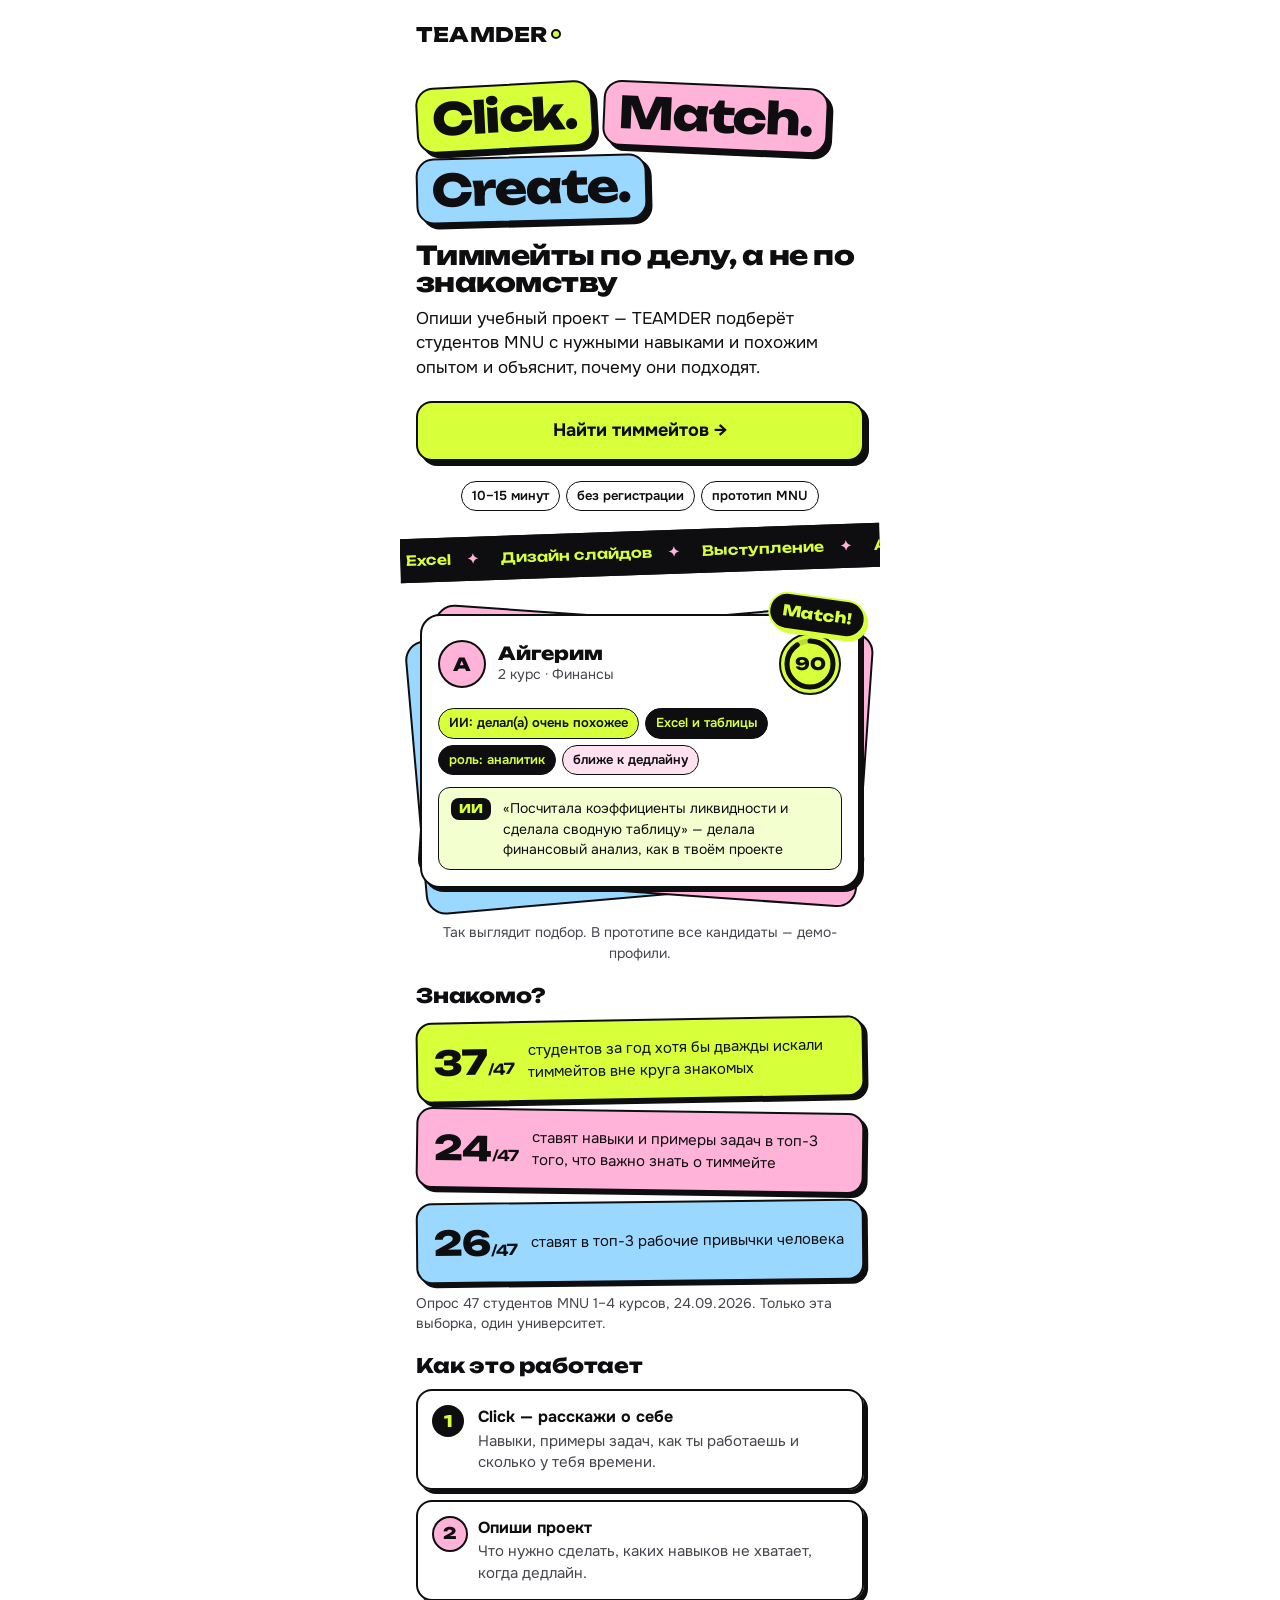
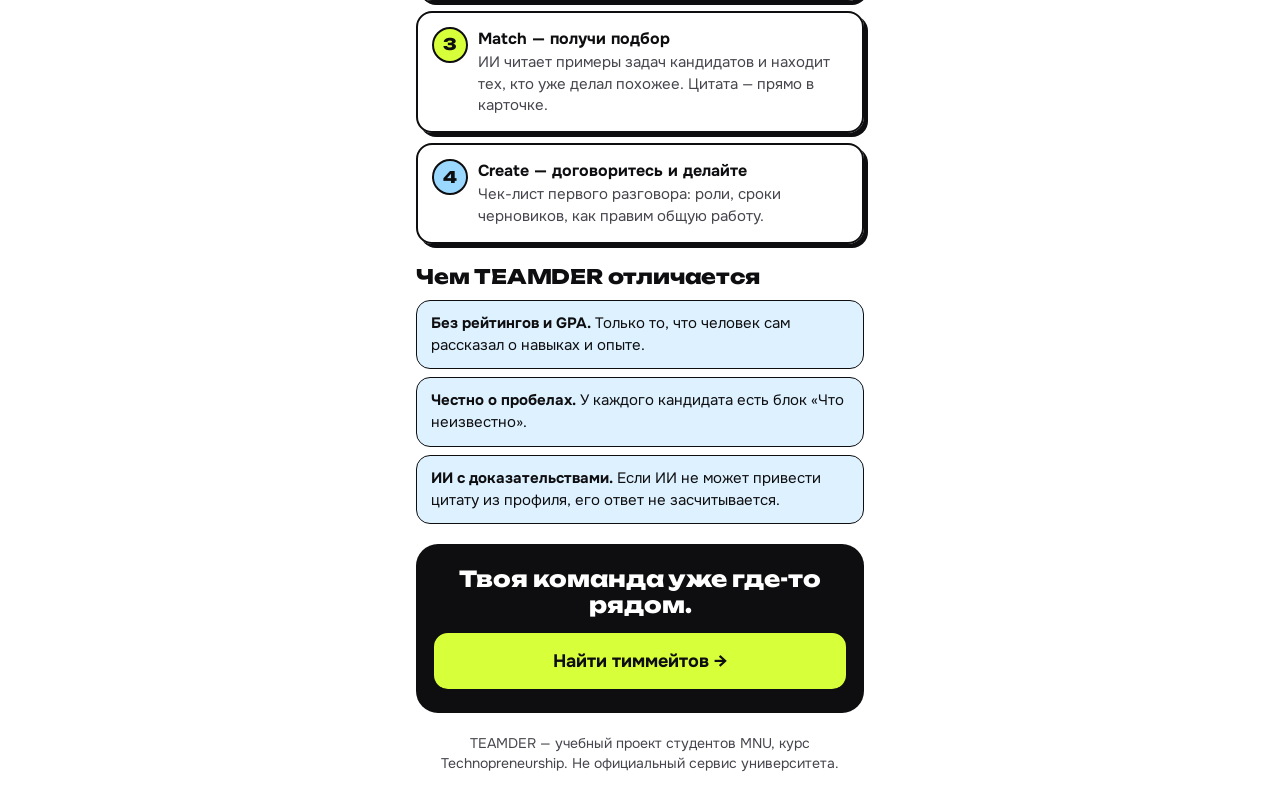
<file: index.html>
<!DOCTYPE html>
<html lang="ru">
<head>
  <meta charset="UTF-8">
  <meta name="viewport" content="width=device-width, initial-scale=1">
  <title>TEAMDER — Click. Match. Create.</title>
  <!-- Шрифты: Unbounded для заголовков, Onest для текста (оба с кириллицей) -->
  <link rel="preconnect" href="https://fonts.googleapis.com">
  <link rel="preconnect" href="https://fonts.gstatic.com" crossorigin>
  <link rel="stylesheet" href="https://fonts.googleapis.com/css2?family=Onest:wght@400;500;600;700&family=Unbounded:wght@600;800&display=swap">
  <!-- ?v=12 — номер версии: при каждом обновлении сайта увеличиваем его,
       чтобы браузеры не показывали старые файлы из своей памяти (кеша) -->
  <link rel="stylesheet" href="styles.css?v=12">
</head>
<body>
<main>

  <!-- ============ Главная ============ -->
  <section class="screen home" id="home" hidden>
    <div class="topbar spread">
      <a class="logo" href="#home">TEAMDER<i class="logo-dot" aria-hidden="true"></i></a>
      <a class="link" href="#data" id="home-data" hidden>Мои данные</a>
    </div>

    <!-- Слоган «стикерами» -->
    <p class="slogan" aria-label="Click. Match. Create.">
      <span class="sticker s-lime">Click.</span>
      <span class="sticker s-pink">Match.</span>
      <span class="sticker s-sky">Create.</span>
    </p>

    <div class="stack-10">
      <h1 class="hero">Тиммейты по делу, а не по знакомству</h1>
      <p class="lead">Опиши учебный проект — TEAMDER подберёт студентов MNU с нужными навыками и похожим опытом и объяснит, почему они подходят.</p>
    </div>
    <a class="btn btn-fun" id="home-start" href="#consent">Найти тиммейтов →</a>
    <div class="tags center-row">
      <span class="tag">10–15 минут</span>
      <span class="tag">без регистрации</span>
      <span class="tag">прототип MNU</span>
    </div>

    <!-- Бегущая лента навыков (декоративная) -->
    <div class="marquee" aria-hidden="true">
      <div class="marquee-track">
        <span>Excel</span><span>Дизайн слайдов</span><span>Выступление</span><span>Анализ данных</span><span>Canva / Figma</span><span>Опросы и интервью</span><span>Академическое письмо</span><span>Программирование</span>
        <span>Excel</span><span>Дизайн слайдов</span><span>Выступление</span><span>Анализ данных</span><span>Canva / Figma</span><span>Опросы и интервью</span><span>Академическое письмо</span><span>Программирование</span>
      </div>
    </div>

    <!-- Пример карточки: стопка, как при свайпе -->
    <figure class="example">
      <div class="deck">
        <div class="deck-back back-1" aria-hidden="true"></div>
        <div class="deck-back back-2" aria-hidden="true"></div>
        <span class="match-sticker" aria-hidden="true">Match!</span>
        <article class="card rec deck-front" aria-label="Пример карточки кандидата">
          <div class="rec-head">
            <div class="ava" style="background:#FFB3D9" aria-hidden="true">А</div>
            <div class="grow">
              <h2 class="rec-name">Айгерим</h2>
              <div class="hint">2 курс · Финансы</div>
            </div>
            <div id="home-ring"></div>
          </div>
          <div class="tags">
            <span class="tag ai">ИИ: делал(а) очень похожее</span>
            <span class="tag hit">Excel и таблицы</span>
            <span class="tag hit">роль: аналитик</span>
            <span class="tag miss">ближе к дедлайну</span>
          </div>
          <div class="ai-note"><span class="ai-badge">ИИ</span><span>«Посчитала коэффициенты ликвидности и сделала сводную таблицу» — делала финансовый анализ, как в твоём проекте</span></div>
        </article>
      </div>
      <figcaption class="hint center">Так выглядит подбор. В прототипе все кандидаты — демо-профили.</figcaption>
    </figure>

    <div class="stack-10">
      <h2 class="section-title">Знакомо?</h2>
      <div class="stats">
        <div class="stat st-lime"><b>37<small>/47</small></b><span>студентов за год хотя бы дважды искали тиммейтов вне круга знакомых</span></div>
        <div class="stat st-pink"><b>24<small>/47</small></b><span>ставят навыки и примеры задач в топ-3 того, что важно знать о тиммейте</span></div>
        <div class="stat st-sky"><b>26<small>/47</small></b><span>ставят в топ-3 рабочие привычки человека</span></div>
      </div>
      <p class="hint">Опрос 47 студентов MNU 1–4 курсов, 24.09.2026. Только эта выборка, один университет.</p>
    </div>

    <div class="stack-10">
      <h2 class="section-title">Как это работает</h2>
      <ol class="steps">
        <li><b>Click — расскажи о себе</b><span>Навыки, примеры задач, как ты работаешь и сколько у тебя времени.</span></li>
        <li><b>Опиши проект</b><span>Что нужно сделать, каких навыков не хватает, когда дедлайн.</span></li>
        <li><b>Match — получи подбор</b><span>ИИ читает примеры задач кандидатов и находит тех, кто уже делал похожее. Цитата — прямо в карточке.</span></li>
        <li><b>Create — договоритесь и делайте</b><span>Чек-лист первого разговора: роли, сроки черновиков, как правим общую работу.</span></li>
      </ol>
    </div>

    <div class="stack-10">
      <h2 class="section-title">Чем TEAMDER отличается</h2>
      <ul class="pluses">
        <li><b>Без рейтингов и GPA.</b> Только то, что человек сам рассказал о навыках и опыте.</li>
        <li><b>Честно о пробелах.</b> У каждого кандидата есть блок «Что неизвестно».</li>
        <li><b>ИИ с доказательствами.</b> Если ИИ не может привести цитату из профиля, его ответ не засчитывается.</li>
      </ul>
    </div>

    <div class="final-cta">
      <p class="final-title">Твоя команда уже где-то рядом.</p>
      <a class="btn btn-fun" id="home-start-2" href="#consent">Найти тиммейтов →</a>
    </div>
    <p class="hint center">TEAMDER — учебный проект студентов MNU, курс Technopreneurship. Не официальный сервис университета.</p>
  </section>

  <!-- ============ Экран 1. Согласие ============ -->
  <section class="screen" id="consent" hidden>
    <div class="topbar">
      <a class="back" href="#home" aria-label="На главную"><svg viewBox="0 0 24 24" aria-hidden="true"><path d="M15 18l-6-6 6-6"/></svg></a>
      <a class="logo" href="#home">TEAMDER<i class="logo-dot" aria-hidden="true"></i></a>
    </div>
    <h1>Перед началом</h1>
    <div class="tags">
      <span class="tag tag-lime">10–15 минут</span>
      <span class="tag">прототип студентов MNU</span>
    </div>

    <div class="card">
      <h2>Что мы сохраним</h2>
      <ul>
        <li>Курс, специальность, навыки и примеры задач</li>
        <li>Как ты любишь работать и сколько времени свободно</li>
        <li>Описание твоего проекта</li>
        <li>Что ты нажимал(а) на сайте, чтобы понять, удобен ли подбор</li>
      </ul>
    </div>
    <div class="card">
      <h2>Что не сохраняем</h2>
      <p>Имя, почту, телефон, оценки и GPA.</p>
    </div>
    <div class="card">
      <h2>Где работает ИИ</h2>
      <p>Описание твоего проекта и примеры задач кандидатов отправляются ИИ-сервису Groq — он сравнивает, кто уже делал похожую работу. По условиям Groq запросы не хранятся. Не пиши в описании проекта имена и контакты.</p>
    </div>
    <div class="card">
      <h2>Кто увидит и как удалить</h2>
      <p>Только команда проекта из трёх студентов. В отчёте будут лишь обобщённые выводы. Удалить всё можно в любой момент: «Мои данные» → «Удалить».</p>
    </div>
    <div class="note">Все кандидаты на сайте выдуманы для теста. Письма им не отправляются.</div>

    <label class="check">
      <input type="checkbox" id="consent-check">
      <span>Я согласен(на), чтобы мои ответы использовались в учебном проекте</span>
    </label>

    <div class="bottom">
      <button class="btn" id="consent-start" type="button" disabled>Начать</button>
      <p class="hint center">Можно закрыть страницу, если не хочешь участвовать</p>
    </div>
  </section>

  <!-- ============ Экран 2. Профиль: навыки ============ -->
  <section class="screen" id="p1" hidden>
    <div class="topbar">
      <a class="back" href="#consent" aria-label="Назад"><svg viewBox="0 0 24 24" aria-hidden="true"><path d="M15 18l-6-6 6-6"/></svg></a>
      <div class="progress"><i class="on"></i><i></i><i></i></div>
      <span class="step-count">1 / 3</span>
    </div>
    <h1>Что ты умеешь</h1>

    <div>
      <span class="label" id="year-label">Курс</span>
      <div class="segs" id="year" role="group" aria-labelledby="year-label">
        <button type="button" class="seg" data-value="1" aria-pressed="false">1</button>
        <button type="button" class="seg" data-value="2" aria-pressed="false">2</button>
        <button type="button" class="seg" data-value="3" aria-pressed="false">3</button>
        <button type="button" class="seg" data-value="4" aria-pressed="false">4</button>
      </div>
    </div>

    <div>
      <label class="label" for="major">Специальность</label>
      <input class="field" id="major" type="text" maxlength="80" placeholder="Например, Финансы" autocomplete="off">
    </div>

    <div>
      <span class="label" id="skills-label">Навыки</span>
      <p class="hint under-label">Выбери до 5</p>
      <!-- Кнопки навыков создаёт app.js из списка SKILLS в config.js -->
      <div class="chips" id="skills" role="group" aria-labelledby="skills-label"></div>
    </div>

    <div class="stack-10">
      <div>
        <span class="label tight">Примеры задач</span>
        <p class="hint">Необязательно, до 3. По примерам видно, что человек уже делал, — это говорит больше, чем список навыков.</p>
      </div>
      <!-- Карточки примеров добавляет app.js -->
      <div class="stack-10" id="examples"></div>
      <button type="button" class="add" id="add-example">+ Добавить пример</button>
    </div>

    <p class="error" id="p1-error" role="alert" hidden></p>
    <button class="btn bottom" type="button" id="p1-next">Дальше</button>
  </section>

  <!-- ============ Экран 3. Профиль: как работаю ============ -->
  <section class="screen" id="p2" hidden>
    <div class="topbar">
      <a class="back" href="#p1" aria-label="Назад"><svg viewBox="0 0 24 24" aria-hidden="true"><path d="M15 18l-6-6 6-6"/></svg></a>
      <div class="progress"><i class="on"></i><i class="on"></i><i></i></div>
      <span class="step-count">2 / 3</span>
    </div>
    <h1>Как ты работаешь в команде</h1>

    <div>
      <span class="label" id="roles-label">Какие роли тебе ближе</span>
      <div class="chips" id="roles" role="group" aria-labelledby="roles-label"></div>
    </div>

    <fieldset>
      <legend class="label">Когда обычно делаешь свою часть</legend>
      <div class="opts">
        <label class="opt"><input type="radio" name="work_rhythm" value="gradually">Понемногу, начиная заранее</label>
        <label class="opt"><input type="radio" name="work_rhythm" value="near_deadline">Ближе к дедлайну</label>
        <label class="opt"><input type="radio" name="work_rhythm" value="mixed">По-разному</label>
      </div>
    </fieldset>

    <fieldset>
      <legend class="label">Как удобнее общаться</legend>
      <div class="opts">
        <label class="opt"><input type="radio" name="comm_pref" value="messages">Сообщения</label>
        <label class="opt"><input type="radio" name="comm_pref" value="calls">Созвоны</label>
        <label class="opt"><input type="radio" name="comm_pref" value="both">И то, и другое</label>
      </div>
    </fieldset>

    <fieldset>
      <legend class="label">Показываешь черновики до дедлайна?</legend>
      <div class="opts">
        <label class="opt"><input type="radio" name="shares_drafts" value="true">Да, готов(а) обсуждать промежуточный результат</label>
        <label class="opt"><input type="radio" name="shares_drafts" value="false">Обычно показываю готовое</label>
      </div>
    </fieldset>

    <fieldset>
      <legend class="label">Твоя цель в проекте</legend>
      <div class="opts">
        <label class="opt"><input type="radio" name="goal" value="max_grade">Максимальная оценка</label>
        <label class="opt"><input type="radio" name="goal" value="solid_pass">Уверенно сдать</label>
        <label class="opt"><input type="radio" name="goal" value="learn_skill">Научиться новому</label>
      </div>
    </fieldset>

    <p class="error" id="p2-error" role="alert" hidden></p>
    <button class="btn bottom" type="button" id="p2-next">Дальше</button>
  </section>

  <!-- ============ Экран 4. Профиль: доступность ============ -->
  <section class="screen" id="p3" hidden>
    <div class="topbar">
      <a class="back" href="#p2" aria-label="Назад"><svg viewBox="0 0 24 24" aria-hidden="true"><path d="M15 18l-6-6 6-6"/></svg></a>
      <div class="progress"><i class="on"></i><i class="on"></i><i class="on"></i></div>
      <span class="step-count">3 / 3</span>
    </div>
    <h1>Сколько у тебя времени</h1>

    <div>
      <span class="label" id="hours-label">Часов в неделю на проект</span>
      <div class="stepper" role="group" aria-labelledby="hours-label">
        <button type="button" class="step" id="hours-minus" aria-label="Меньше">−</button>
        <output class="step-value" id="hours" aria-live="polite">5</output>
        <button type="button" class="step" id="hours-plus" aria-label="Больше">+</button>
      </div>
    </div>

    <div>
      <label class="label" for="until">Свободен(на) до</label>
      <input class="field" id="until" type="date">
      <p class="hint">Например, до конца семестра или до начала сессии</p>
    </div>

    <div class="note">Контакт на этом этапе не нужен: твой профиль не увидит никто, кроме команды проекта.</div>

    <p class="error" id="p3-error" role="alert" hidden></p>
    <button class="btn bottom" type="button" id="p3-save">Сохранить профиль</button>
  </section>

  <!-- ============ Экран 5. Проект ============ -->
  <section class="screen" id="project" hidden>
    <div class="topbar">
      <a class="back" href="#p3" aria-label="Назад к профилю"><svg viewBox="0 0 24 24" aria-hidden="true"><path d="M15 18l-6-6 6-6"/></svg></a>
      <span class="tag tag-lime">Профиль сохранён</span>
      <a class="link push-right" href="#data">Мои данные</a>
    </div>

    <div class="stack-6">
      <h1>Для какого проекта ищешь людей</h1>
      <p class="hint">По этому описанию мы подберём кандидатов</p>
    </div>

    <div>
      <label class="label" for="pr-title">Название</label>
      <input class="field" id="pr-title" type="text" maxlength="120" placeholder="Например, Финансовый анализ компании" autocomplete="off">
    </div>

    <div>
      <label class="label" for="pr-course">Курс (предмет)</label>
      <input class="field" id="pr-course" type="text" maxlength="120" placeholder="Например, Корпоративные финансы" autocomplete="off">
    </div>

    <div>
      <label class="label" for="pr-desc">Что нужно сделать</label>
      <p class="hint under-label">По этому описанию ИИ сравнит опыт кандидатов — 1–2 предложения</p>
      <textarea class="field" id="pr-desc" rows="3" maxlength="1000" placeholder="Например: проанализировать отчётность компании и сделать презентацию с выводами"></textarea>
    </div>

    <div>
      <span class="label" id="pr-skills-label">Каких навыков не хватает</span>
      <!-- Кнопки создаёт app.js из списка SKILLS в config.js -->
      <div class="chips" id="pr-skills" role="group" aria-labelledby="pr-skills-label"></div>
      <button type="button" class="more" id="pr-skills-more">Показать все навыки</button>
    </div>

    <div>
      <span class="label" id="pr-roles-label">Какие роли нужны</span>
      <div class="chips" id="pr-roles" role="group" aria-labelledby="pr-roles-label"></div>
    </div>

    <div class="grid-2">
      <div>
        <label class="label" for="pr-deadline">Дедлайн</label>
        <input class="field" id="pr-deadline" type="date">
      </div>
      <div>
        <label class="label" for="pr-hours">Часов в неделю</label>
        <input class="field" id="pr-hours" type="number" inputmode="numeric" min="1" max="40" value="5">
      </div>
    </div>

    <div>
      <label class="label" for="pr-size">Сколько человек в команде</label>
      <input class="field" id="pr-size" type="number" inputmode="numeric" min="2" max="15" value="4">
    </div>

    <p class="hint" id="pr-from-profile"></p>

    <p class="error" id="pr-error" role="alert" hidden></p>
    <button class="btn bottom" type="button" id="pr-save">Найти тиммейтов</button>
  </section>

  <!-- ============ Экран 6. Рекомендации ============ -->
  <section class="screen" id="recs" hidden>
    <div class="topbar spread">
      <a class="logo" href="#home">TEAMDER<i class="logo-dot" aria-hidden="true"></i></a>
      <a class="link" href="#data">Мои данные</a>
    </div>

    <div class="stack-10">
      <h1>Твои люди<br>для проекта</h1>
      <div class="tags">
        <span class="tag" id="recs-project"></span>
        <span class="tag" id="recs-count"></span>
        <span class="tag tag-sky">все — демо</span>
      </div>
      <a class="link-small" href="#project">Изменить проект</a>
    </div>

    <!-- Раскрывающееся объяснение, как считается подбор -->
    <details class="how" id="how">
      <summary>Как считается подбор</summary>
      <p>Мы сравниваем профиль кандидата с твоим проектом. Всего 100 баллов:</p>
      <ul>
        <li><b>Навыки — 30.</b> Какая доля нужных навыков у него есть</li>
        <li><b>Опыт (ИИ) — 20.</b> ИИ читает примеры задач кандидата и сравнивает с описанием проекта: делал ли он похожее</li>
        <li><b>Время — 20.</b> Хватает ли часов в неделю и свободен ли до дедлайна</li>
        <li><b>Роль — 10.</b> Хочет ли он нужную роль</li>
        <li><b>Ритм работы — 10.</b> Заранее или ближе к дедлайну, как ты</li>
        <li><b>Цель — 5.</b> Совпадает ли цель в проекте</li>
        <li><b>Связь — 5.</b> Удобный формат общения</li>
      </ul>
      <p>ИИ обязан привести дословную цитату из примера кандидата. Если цитаты в профиле нет, мы его ответ не учитываем.</p>
      <p>Показываем только тех, кто ищет команду и умеет хотя бы что-то из нужного. Баллы — это совпадение с проектом, а не оценка человека.</p>
    </details>

    <!-- «Собери мне команду»: состав — по навыкам, объяснение — ИИ -->
    <section class="team-box" id="team-box" hidden>
      <div class="team-cta" id="team-cta">
        <p class="team-cta-title">Не хочешь выбирать по одному?</p>
        <p>ИИ соберёт команду, которая вместе закроет нужные навыки, и объяснит, кто за что отвечает.</p>
        <button class="btn btn-fun" type="button" id="team-build">Собери мне команду</button>
      </div>
      <div class="ai-loading" id="team-loading" role="status" hidden>
        <span class="spinner" aria-hidden="true"></span>
        <span>ИИ собирает команду…</span>
      </div>
      <article class="card team-card" id="team-card" hidden>
        <div class="team-head">
          <h2><span class="ai-badge">ИИ</span> Твоя команда</h2>
          <span class="tag tag-lime" id="team-cover"></span>
        </div>
        <p class="team-summary" id="team-summary"></p>
        <div class="stack-10" id="team-members"></div>
        <div class="unk" id="team-missing" hidden></div>
        <div class="team-risks" id="team-risks-box" hidden>
          <b>Над чем подумать</b>
          <ul id="team-risks"></ul>
        </div>
        <p class="hint" id="team-note">Состав подобран по навыкам из анкет, объяснение — ИИ. ИИ может ошибаться: цитаты сверяй с профилями.</p>
      </article>
    </section>

    <div class="ai-loading" id="recs-loading" role="status" hidden>
      <span class="spinner" aria-hidden="true"></span>
      <span>ИИ читает примеры задач кандидатов…</span>
    </div>
    <div class="note" id="recs-ai-off" hidden>ИИ сейчас не ответил, поэтому опыт по примерам задач не оценён. Подбор — только по анкетам.</div>

    <!-- Карточки кандидатов создаёт app.js -->
    <div class="stack-18" id="recs-list"></div>

    <div class="card" id="recs-empty" hidden>
      <h2>Пока никто не подходит</h2>
      <p>Ни у кого из кандидатов нет нужных навыков. Попробуй отметить в проекте другие навыки.</p>
      <a class="btn" href="#project">Изменить проект</a>
    </div>

    <p class="hint center" id="recs-legend">Чёрные теги — совпало с проектом, розовые — расходится. Данные заполнены самими людьми.</p>
    <p class="error" id="recs-error" role="alert" hidden></p>
  </section>

  <!-- ============ Экран 7. Карточка кандидата ============ -->
  <section class="screen" id="candidate" hidden>
    <div class="topbar">
      <a class="back" href="#recs" aria-label="Назад к списку"><svg viewBox="0 0 24 24" aria-hidden="true"><path d="M15 18l-6-6 6-6"/></svg></a>
      <span class="strong">К списку</span>
    </div>

    <div class="cand-head">
      <div class="stack-6 grow">
        <span class="badge">ДЕМО-ПРОФИЛЬ</span>
        <h1 id="cand-name"></h1>
        <span class="hint" id="cand-sub"></span>
      </div>
      <div id="cand-ring"></div>
    </div>

    <div class="card">
      <h2>Из чего сложилось совпадение</h2>
      <div class="stack-10" id="cand-parts"></div>
      <p class="hint">Баллы показывают совпадение с твоим проектом, а не оценку человека.</p>
    </div>

    <div class="card card-ai" id="cand-ai">
      <h2><span class="ai-badge">ИИ</span> Что заметил ИИ</h2>
      <p id="cand-ai-reason"></p>
      <blockquote class="ai-quote" id="cand-ai-quote"></blockquote>
      <p class="hint">ИИ может ошибаться — сверь цитату с примером ниже.</p>
    </div>

    <div class="card">
      <h2>Что уже делал(а)</h2>
      <div id="cand-examples"></div>
    </div>

    <div class="card">
      <h2>Как работает</h2>
      <div class="tags" id="cand-facts"></div>
    </div>

    <div class="warn">
      <h2>Что неизвестно</h2>
      <ul id="cand-unknowns"></ul>
    </div>

    <a class="btn bottom" id="cand-prepare" href="#recs">Подготовиться к разговору</a>
  </section>

  <!-- ============ Экран 8. Чек-лист и письмо ============ -->
  <section class="screen" id="talk" hidden>
    <div class="topbar">
      <a class="back" id="talk-back" href="#recs" aria-label="Назад к профилю"><svg viewBox="0 0 24 24" aria-hidden="true"><path d="M15 18l-6-6 6-6"/></svg></a>
      <span class="strong" id="talk-name"></span>
    </div>

    <div class="stack-6">
      <h1>Что обсудить в первом разговоре</h1>
      <p class="hint">Пункты основаны на интервью со студентами MNU о прошлых групповых проектах</p>
    </div>

    <!-- Пункты чек-листа. Отметки — только для тебя, мы сохраняем лишь их количество -->
    <div class="card checklist" id="checklist">
      <label class="item"><input type="checkbox"><span>Кто какую роль берёт и кто собирает итоговую работу</span></label>
      <label class="item"><input type="checkbox"><span>Общая идея и источники данных — до того, как делить задачи</span></label>
      <label class="item"><input type="checkbox"><span>Промежуточный срок для черновиков, а не только финальный дедлайн</span></label>
      <label class="item"><input type="checkbox"><span>Где общаемся и как быстро отвечаем</span></label>
      <label class="item"><input type="checkbox"><span>Как правим общую работу: сначала обсуждаем, потом меняем чужой текст</span></label>
      <label class="item"><input type="checkbox"><span>Что делаем, если кто-то не успевает: предупреждаем заранее</span></label>
    </div>

    <div class="card card-sky">
      <h2>Письмо на студенческую почту</h2>
      <div>
        <div class="k">Кому</div>
        <div id="mail-to"></div>
      </div>
      <div>
        <div class="k">Тема</div>
        <div id="mail-subject"></div>
      </div>
      <div>
        <label class="k" for="mail-body">Текст — можно изменить</label>
        <textarea class="field" id="mail-body" rows="6" maxlength="1500"></textarea>
      </div>
    </div>

    <div class="bottom">
      <button class="btn" type="button" id="mail-app">Написать письмо</button>
      <button class="btn-outline" type="button" id="mail-web">Открыть Outlook в браузере</button>
    </div>
  </section>

  <!-- ============ Мои данные ============ -->
  <section class="screen" id="data" hidden>
    <div class="topbar">
      <a class="back" href="#project" id="data-back" aria-label="Назад"><svg viewBox="0 0 24 24" aria-hidden="true"><path d="M15 18l-6-6 6-6"/></svg></a>
    </div>
    <h1>Мои данные</h1>
    <div class="card">
      <h2>Что сохранено с этого устройства</h2>
      <ul id="data-list"></ul>
      <p class="hint">Имени, почты и телефона у нас нет. Тебя узнаёт только случайный номер этого устройства.</p>
    </div>
    <div class="card card-pink">
      <h2>Удалить всё</h2>
      <p>Сотрём профиль, проект и все действия с этого устройства. Отменить нельзя.</p>
      <button class="btn-danger" type="button" id="delete-data">Удалить мои данные</button>
    </div>
    <p class="error" id="data-error" role="alert" hidden></p>
    <p class="hint">Вопросы о данных: напиши команде проекта — [КОНТАКТ КОМАНДЫ]</p>
  </section>

</main>

<!-- Окно после «Написать» для демо-кандидата -->
<dialog class="sheet" id="demo-dialog" aria-labelledby="demo-title">
  <div class="sheet-handle" aria-hidden="true"></div>
  <span class="badge">ДЕМО-ПРОФИЛЬ</span>
  <h1 id="demo-title">Письмо не отправится</h1>
  <p id="demo-text"></p>

  <div>
    <label class="label" for="why" id="why-label">Почему ты выбрал(а) этого человека?</label>
    <textarea class="field" id="why" rows="3" maxlength="600" placeholder="Например: есть нужные навыки и похожие задачи уже делал(а)"></textarea>
  </div>
  <div>
    <label class="label" for="missing">Какой информации не хватило, чтобы решить?</label>
    <textarea class="field" id="missing" rows="3" maxlength="600" placeholder="Например: не видно, как человек принимает критику"></textarea>
  </div>
  <p class="hint">Не пиши имена реальных людей — ответы читает команда проекта.</p>

  <button class="btn" type="button" id="answer-send">Отправить ответ</button>
  <button class="link-button" type="button" id="answer-skip">Пропустить</button>
</dialog>

<!-- Всплывающее сообщение внизу экрана -->
<div class="toast" id="toast" role="status" aria-live="polite" hidden></div>

<!-- Порядок важен: сначала настройки, потом код, который их использует -->
<script src="config.js?v=12"></script>
<script src="src/state.js?v=12"></script>
<script src="src/db.js?v=12"></script>
<script src="src/scoring.js?v=12"></script>
<script src="src/app.js?v=12"></script>
</body>
</html>
</file>
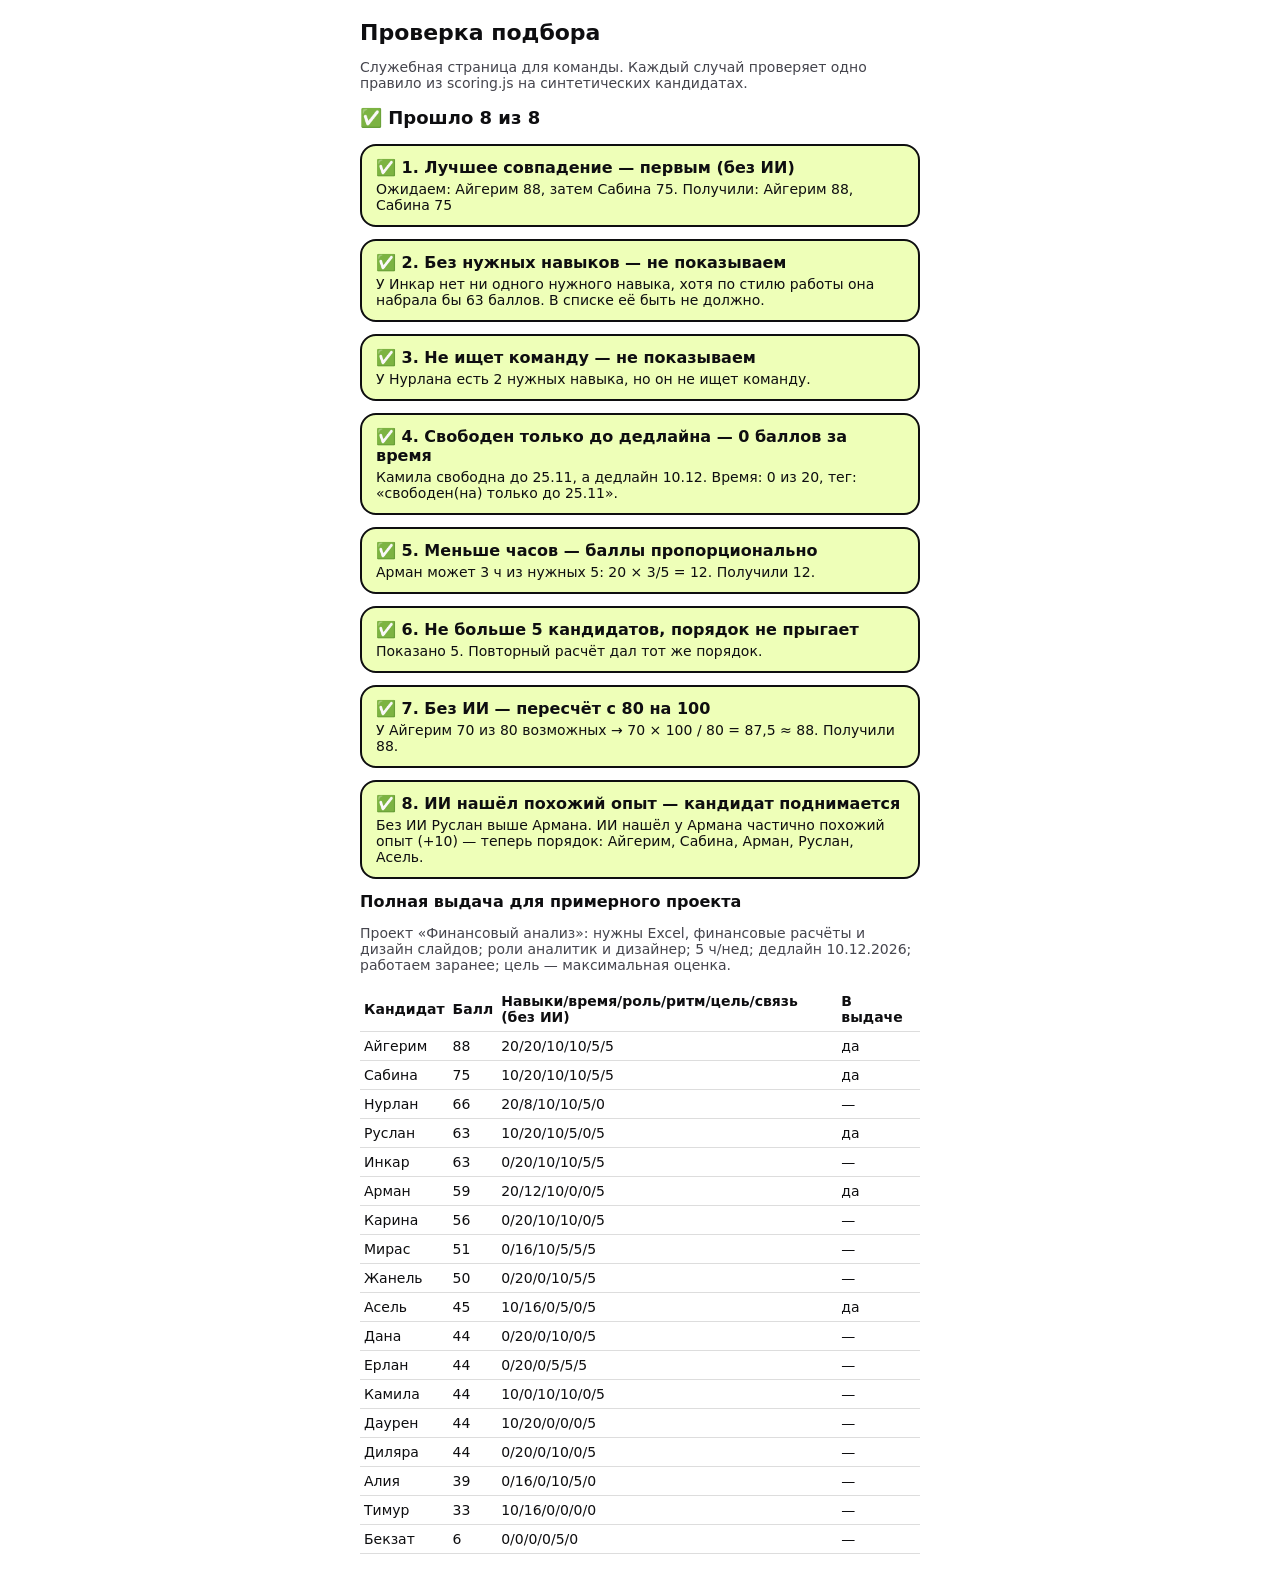
<file: tests/scoring-test.html>
<!DOCTYPE html>
<html lang="ru">
<head>
  <meta charset="UTF-8">
  <meta name="viewport" content="width=device-width, initial-scale=1">
  <title>Проверка подбора</title>
  <style>
    body { margin: 0; font-family: system-ui, -apple-system, "Segoe UI", sans-serif; background: #fff; color: #0E0E10; }
    main { max-width: 560px; margin: 0 auto; padding: 20px 16px 40px; }
    h1 { font-size: 22px; margin: 0 0 6px; }
    .muted { color: #45454D; font-size: 14px; }
    .case { border: 2px solid #0E0E10; border-radius: 16px; padding: 12px 14px; margin: 12px 0; }
    .ok { background: #EEFFB8; }
    .fail { background: #FFE1EF; }
    .case b { display: block; margin-bottom: 4px; }
    .case p { margin: 4px 0 0; font-size: 14px; }
    table { width: 100%; border-collapse: collapse; font-size: 14px; margin-top: 8px; }
    td, th { border-bottom: 1px solid #DDD; padding: 6px 4px; text-align: left; }
    th { font-weight: 600; }
    #summary { font-size: 18px; font-weight: 700; margin: 16px 0; }
  </style>
</head>
<body>
<main>
  <h1>Проверка подбора</h1>
  <p class="muted">Служебная страница для команды. Каждый случай проверяет одно правило из scoring.js на синтетических кандидатах.</p>
  <div id="summary">Проверяю…</div>
  <div id="cases"></div>
  <h2 style="font-size:16px">Полная выдача для примерного проекта</h2>
  <p class="muted">Проект «Финансовый анализ»: нужны Excel, финансовые расчёты и дизайн слайдов; роли аналитик и дизайнер; 5 ч/нед; дедлайн 10.12.2026; работаем заранее; цель — максимальная оценка.</p>
  <div id="table"></div>
</main>

<script src="../src/scoring.js"></script>
<script>
  // Примерный проект и тестер — те же, что в макете
  const PROJECT = {
    needed_skills: ["Excel и таблицы", "Финансовые расчёты", "Дизайн слайдов"],
    needed_roles: ["Аналитик", "Дизайнер"],
    min_hours_per_week: 5,
    deadline: "2026-12-10",
    desired_rhythm: "gradually",
    desired_goal: "max_grade"
  };
  const TESTER = { comm_pref: "messages" };

  const results = [];
  function check(title, passed, details) {
    results.push({ title, passed, details });
  }

  fetch("../data/candidates.json")
    .then(r => r.json())
    .then(data => {
      const all = data.candidates;
      const recs = recommend(all, PROJECT, TESTER, "test-seed");
      const byName = name => recs.find(r => r.candidate.name === name);
      const full = name => scoreCandidate(all.find(c => c.name === name), PROJECT, TESTER);

      // 1. Порядок (без ИИ)
      check("1. Лучшее совпадение — первым (без ИИ)",
        recs[0].candidate.name === "Айгерим" && recs[0].total === 88 && recs[1].candidate.name === "Сабина" && recs[1].total === 75,
        "Ожидаем: Айгерим 88, затем Сабина 75. Получили: " + recs.slice(0, 2).map(r => r.candidate.name + " " + r.total).join(", "));

      // 2. Фильтр по навыкам
      check("2. Без нужных навыков — не показываем",
        !byName("Инкар"),
        "У Инкар нет ни одного нужного навыка, хотя по стилю работы она набрала бы " + full("Инкар").total + " баллов. В списке её быть не должно.");

      // 3. Фильтр «ищет команду»
      check("3. Не ищет команду — не показываем",
        !byName("Нурлан") && full("Нурлан").matchedSkills.length === 2,
        "У Нурлана есть 2 нужных навыка, но он не ищет команду.");

      // 4. Свободен меньше, чем до дедлайна
      const k = full("Камила");
      check("4. Свободен только до дедлайна — 0 баллов за время",
        k.parts.time === 0 && k.misses.includes("свободен(на) только до 25.11"),
        "Камила свободна до 25.11, а дедлайн 10.12. Время: " + k.parts.time + " из 20, тег: «" + k.misses[0] + "».");

      // 5. Меньше часов — баллы пропорционально
      const a = full("Арман");
      check("5. Меньше часов — баллы пропорционально",
        a.parts.time === 12 && a.misses.includes("3 ч/нед из 5"),
        "Арман может 3 ч из нужных 5: 20 × 3/5 = 12. Получили " + a.parts.time + ".");

      // 6. Не больше 5 и одинаковый порядок
      const again = recommend(all, PROJECT, TESTER, "test-seed");
      check("6. Не больше 5 кандидатов, порядок не прыгает",
        recs.length <= TOP_N && again.map(r => r.candidate.id).join() === recs.map(r => r.candidate.id).join(),
        "Показано " + recs.length + ". Повторный расчёт дал тот же порядок.");

      // 7. Без ИИ 80 баллов пересчитываются на 100
      const ai0 = full("Айгерим");
      const sum0 = Object.values(ai0.parts).reduce((x, y) => x + (y || 0), 0);
      check("7. Без ИИ — пересчёт с 80 на 100",
        ai0.parts.experience === null && sum0 === 70 && ai0.total === 88,
        "У Айгерим 70 из 80 возможных → 70 × 100 / 80 = 87,5 ≈ 88. Получили " + ai0.total + ".");

      // 8. С ИИ: похожий опыт поднимает кандидата
      const AI = {
        c01: { level: 2, quote: "Посчитала коэффициенты ликвидности", reason: "Делала финансовый анализ" },
        c06: { level: 1, quote: "Проверил расчёты команды", reason: "Проверял финансовые расчёты" }
      };
      const withAi = recommend(all, PROJECT, TESTER, "test-seed", AI);
      const names = withAi.map(r => r.candidate.name);
      const arman = withAi.find(r => r.candidate.name === "Арман");
      check("8. ИИ нашёл похожий опыт — кандидат поднимается",
        arman.parts.experience === 10 && names.indexOf("Арман") < names.indexOf("Руслан") && withAi[0].total === 90,
        "Без ИИ Руслан выше Армана. ИИ нашёл у Армана частично похожий опыт (+10) — теперь порядок: " + names.join(", ") + ".");
      // Вывод
      const box = document.getElementById("cases");
      for (const r of results) {
        const div = document.createElement("div");
        div.className = "case " + (r.passed ? "ok" : "fail");
        const b = document.createElement("b");
        b.textContent = (r.passed ? "✅ " : "❌ ") + r.title;
        const p = document.createElement("p");
        p.textContent = r.details;
        div.append(b, p);
        box.appendChild(div);
      }
      const passed = results.filter(r => r.passed).length;
      document.getElementById("summary").textContent =
        (passed === results.length ? "✅ " : "❌ ") + "Прошло " + passed + " из " + results.length;

      // Таблица
      const rows = all
        .map(c => scoreCandidate(c, PROJECT, TESTER))
        .sort((x, y) => y.total - x.total)
        .map(r => {
          const shown = recs.some(x => x.candidate.id === r.candidate.id);
          return "<tr><td>" + r.candidate.name + "</td><td>" + r.total + "</td><td>" +
            r.parts.skills + "/" + r.parts.time + "/" + r.parts.roles + "/" + r.parts.rhythm + "/" + r.parts.goal + "/" + r.parts.comm +
            "</td><td>" + (shown ? "да" : "—") + "</td></tr>";
        }).join("");
      document.getElementById("table").innerHTML =
        "<table><tr><th>Кандидат</th><th>Балл</th><th>Навыки/время/роль/ритм/цель/связь (без ИИ)</th><th>В выдаче</th></tr>" + rows + "</table>";
    })
    .catch(e => {
      document.getElementById("summary").textContent = "❌ Не загрузились кандидаты: " + e.message;
    });
</script>
</body>
</html>
</file>
<file: styles.css>
/* =====================================================================
   Стиль A: белый фон, чёрные рамки с «жёсткой» тенью, лаймовый акцент.
   Цвета заданы один раз здесь — чтобы поменять, правь только эти строки.
   ===================================================================== */
:root {
  --ink: #0E0E10;      /* основной текст и рамки */
  --muted: #45454D;    /* подсказки */
  --bg: #FFFFFF;       /* фон */
  --lime: #D7FF3A;     /* акцент */
  --sky: #DDF1FF;      /* информационные плашки */
  --pink: #FFE1EF;     /* «неизвестно» и опасные действия */
  --red: #FF5A5A;      /* кнопка удаления */
}

* { box-sizing: border-box; }

body {
  margin: 0;
  background: var(--bg);
  color: var(--ink);
  font-family: 'Onest', system-ui, -apple-system, 'Segoe UI', sans-serif;
  font-size: 16px;
  line-height: 1.45;
}

/* Одна колонка: на телефоне во всю ширину, на компьютере по центру */
main { max-width: 480px; margin: 0 auto; }

.screen {
  min-height: 100vh;
  padding: 12px 16px 28px;
  display: flex;
  flex-direction: column;
  gap: 20px;
}
.screen[hidden] { display: none; }

h1 {
  font-family: 'Unbounded', sans-serif;
  font-weight: 800;
  font-size: 26px;
  line-height: 1.08;
  letter-spacing: -0.02em;
  margin: 0;
}
h2 {
  font-family: 'Unbounded', sans-serif;
  font-weight: 800;
  font-size: 15px;
  line-height: 1.3;
  margin: 0 0 8px;
}
p { margin: 0; }
ul { margin: 0; padding-left: 20px; }
li { margin: 4px 0; }
a { color: var(--ink); }

.logo {
  font-family: 'Unbounded', sans-serif;
  font-weight: 800;
  font-size: 18px;
  letter-spacing: -0.02em;
  padding-top: 8px;
}

/* ---------- Карточки и плашки ---------- */
.card {
  background: #fff;
  border: 2px solid var(--ink);
  border-radius: 20px;
  padding: 16px;
  box-shadow: 4px 4px 0 var(--ink);
  display: flex;
  flex-direction: column;
  gap: 8px;
}
.card-pink { background: var(--pink); }
.note {
  background: var(--sky);
  border: 1.5px solid var(--ink);
  border-radius: 16px;
  padding: 12px 14px;
  font-size: 14px;
}

.tags { display: flex; gap: 6px; flex-wrap: wrap; }
.tag {
  font-size: 13px;
  font-weight: 600;
  padding: 5px 10px;
  border-radius: 999px;
  border: 1.5px solid var(--ink);
  background: #fff;
}
.tag-lime { background: var(--lime); }
.self-start { align-self: flex-start; }

/* ---------- Текст ---------- */
.label { display: block; font-weight: 700; font-size: 15px; margin: 0 0 8px; padding: 0; }
.label.tight { margin-bottom: 2px; }
.hint { color: var(--muted); font-size: 14px; }
.hint.block { display: block; }
.under-label { margin: -4px 0 10px; }
.center { text-align: center; }
.error {
  background: var(--pink);
  border: 1.5px solid var(--ink);
  border-radius: 12px;
  padding: 10px 12px;
  font-size: 14px;
  font-weight: 600;
}
.error[hidden] { display: none; }
.link { display: inline-flex; align-items: center; min-height: 44px; font-weight: 600; font-size: 15px; }

/* ---------- Верхняя панель ---------- */
.topbar { display: flex; align-items: center; gap: 10px; min-height: 44px; }
.topbar.spread { justify-content: space-between; }
.back {
  display: inline-flex; align-items: center; justify-content: center;
  width: 44px; height: 44px; flex-shrink: 0;
  border: 2px solid var(--ink); border-radius: 14px;
}
.back svg { width: 22px; height: 22px; fill: none; stroke: currentColor; stroke-width: 2.4; stroke-linecap: round; stroke-linejoin: round; }
.progress { flex: 1; display: grid; grid-template-columns: repeat(3, minmax(0, 1fr)); gap: 6px; }
.progress i { display: block; height: 10px; border-radius: 5px; border: 1.5px solid var(--ink); }
.progress i.on { background: var(--lime); }
.step-count { min-width: 44px; text-align: right; font-weight: 700; font-size: 14px; }

/* ---------- Поля ввода ---------- */
/* font-size 16px не даёт iPhone приближать страницу при вводе */
.field {
  width: 100%;
  min-height: 50px;
  border: 2px solid var(--ink);
  border-radius: 14px;
  padding: 12px 14px;
  font: inherit;
  font-size: 16px;
  background: #fff;
  color: var(--ink);
}
textarea.field { resize: vertical; }
.field:focus-visible, .chip:focus-visible, .seg:focus-visible, .btn:focus-visible,
.opt:focus-within, .step:focus-visible, .back:focus-visible, .add:focus-visible {
  outline: 3px solid #2D6BFF;
  outline-offset: 2px;
}

/* Чипы (навыки, роли) */
.chips { display: flex; flex-wrap: wrap; gap: 8px; }
.chip {
  display: inline-flex; align-items: center;
  min-height: 44px; padding: 0 14px;
  border-radius: 999px; border: 2px solid var(--ink);
  background: #fff; color: var(--ink);
  font: inherit; font-size: 15px; font-weight: 500;
  cursor: pointer;
}
.chip[aria-pressed="true"] { background: var(--ink); color: var(--lime); }

/* Курс 1–4 */
.segs { display: flex; gap: 8px; }
.seg {
  flex: 1; min-height: 48px;
  border: 2px solid var(--ink); border-radius: 14px;
  background: #fff; color: var(--ink);
  font-family: 'Unbounded', sans-serif; font-weight: 600; font-size: 16px;
  cursor: pointer;
}
.seg[aria-pressed="true"] { background: var(--lime); box-shadow: 3px 3px 0 var(--ink); }

/* Варианты ответа (радиокнопки) */
fieldset { border: 0; margin: 0; padding: 0; min-width: 0; }
.opts { display: flex; flex-direction: column; gap: 8px; }
.opt {
  display: flex; align-items: center; gap: 12px;
  min-height: 52px; padding: 8px 14px;
  border: 2px solid var(--ink); border-radius: 14px;
  background: #fff; cursor: pointer;
}
.opt input { width: 20px; height: 20px; margin: 0; accent-color: var(--ink); flex-shrink: 0; }
.opt:has(input:checked) { background: var(--lime); box-shadow: 3px 3px 0 var(--ink); font-weight: 600; }

/* Галочка согласия */
.check { display: flex; gap: 12px; align-items: flex-start; min-height: 44px; cursor: pointer; }
.check input { width: 22px; height: 22px; margin: 2px 0 0; accent-color: var(--ink); flex-shrink: 0; }

/* Переключатель «Ищу команду» */
.switch-row { flex-direction: row; align-items: center; justify-content: space-between; gap: 12px; cursor: pointer; }
.switch-row input { width: 24px; height: 24px; margin: 0; accent-color: var(--ink); flex-shrink: 0; }

/* Часы: − 5 + */
.stepper { display: flex; align-items: center; gap: 12px; }
.step {
  width: 52px; height: 52px;
  border: 2px solid var(--ink); border-radius: 14px;
  background: #fff; color: var(--ink);
  font: inherit; font-size: 24px; font-weight: 700; cursor: pointer;
}
.step-value {
  min-width: 80px; min-height: 52px;
  display: flex; align-items: center; justify-content: center;
  border: 2px solid var(--ink); border-radius: 14px; background: var(--lime);
  font-family: 'Unbounded', sans-serif; font-weight: 800; font-size: 24px;
}

/* Пример задачи */
.example-head { display: flex; justify-content: space-between; align-items: center; }
.example-head b { font-size: 14px; }
.remove {
  min-height: 44px; padding: 0 4px;
  background: none; border: 0; color: var(--ink);
  font: inherit; font-size: 14px; font-weight: 600; text-decoration: underline; cursor: pointer;
}
.add {
  display: flex; align-items: center; justify-content: center;
  min-height: 50px; border: 2px dashed var(--ink); border-radius: 14px;
  background: transparent; color: var(--ink);
  font: inherit; font-weight: 700; cursor: pointer;
}
.add[hidden] { display: none; }
.stack-10 { display: flex; flex-direction: column; gap: 10px; }
.stack-6 { display: flex; flex-direction: column; gap: 6px; }
.grid-2 { display: grid; grid-template-columns: repeat(2, minmax(0, 1fr)); gap: 12px; }
.push-right { margin-left: auto; }

/* Ссылка-кнопка «Показать все навыки» */
.more {
  min-height: 44px; margin-top: 6px; padding: 0;
  background: none; border: 0; color: var(--ink);
  font: inherit; font-size: 15px; font-weight: 700;
  text-decoration: underline; text-underline-offset: 3px; cursor: pointer;
}
.more[hidden], .chip[hidden] { display: none; }

/* =====================================================================
   Шаг 5: рекомендации и карточка кандидата
   ===================================================================== */
.stack-18 { display: flex; flex-direction: column; gap: 18px; }
.grow { flex: 1; min-width: 0; }
.strong { font-weight: 600; }
.card[hidden], .warn[hidden] { display: none; }
.tag-sky { background: #9BD8FF; }
.link-small { align-self: flex-start; display: inline-flex; align-items: center; min-height: 44px; font-size: 14px; font-weight: 600; }

/* «Как считается подбор» */
.how { border: 2px dashed var(--ink); border-radius: 16px; padding: 0 14px; }
.how summary { min-height: 48px; display: flex; align-items: center; font-weight: 700; cursor: pointer; }
.how[open] { padding-bottom: 14px; }
.how p { margin: 6px 0; font-size: 15px; }
.how ul { font-size: 15px; }

/* Карточка в списке */
.rec { gap: 12px; }
.rec-head { display: flex; gap: 12px; align-items: center; }
.rec-name { font-family: 'Unbounded', sans-serif; font-weight: 800; font-size: 18px; line-height: 1.2; margin: 0; }
.ava {
  width: 48px; height: 48px; border-radius: 50%; flex-shrink: 0;
  border: 2px solid var(--ink);
  display: flex; align-items: center; justify-content: center;
  font-family: 'Unbounded', sans-serif; font-weight: 800; font-size: 18px;
}
.tag.hit { background: var(--ink); color: var(--lime); }
.tag.miss { background: var(--pink); }
.unk { font-size: 14px; padding: 8px 12px; border-radius: 12px; background: var(--pink); border: 1.5px dashed var(--ink); }
.go {
  display: flex; align-items: center; justify-content: center;
  min-height: 48px; border-radius: 14px;
  background: var(--ink); color: var(--lime);
  font-weight: 700; text-decoration: none;
}
a.go:hover { color: var(--lime); }

/* Кольцо с баллом */
.ring { position: relative; flex-shrink: 0; }
.ring svg { display: block; }
.ring b {
  position: absolute; inset: 0;
  display: flex; flex-direction: column; align-items: center; justify-content: center;
  font-family: 'Unbounded', sans-serif; font-weight: 800; line-height: 1;
}
.ring small { font-family: 'Onest', sans-serif; font-size: 11px; font-weight: 600; margin-top: 2px; }

/* Карточка кандидата */
.cand-head { display: flex; gap: 14px; align-items: center; }
.cand-head h1 { font-size: 28px; }
.badge {
  align-self: flex-start;
  font-size: 12px; font-weight: 700; letter-spacing: 0.04em;
  padding: 4px 10px; border-radius: 999px;
  border: 1.5px solid var(--ink); background: #9BD8FF;
}
.part { display: grid; grid-template-columns: 96px minmax(0, 1fr) 48px; gap: 10px; align-items: center; font-size: 14px; font-weight: 500; }
.track { height: 12px; border-radius: 6px; border: 1.5px solid var(--ink); background: #fff; overflow: hidden; }
.fill { height: 100%; background: var(--ink); }
.val { text-align: right; font-variant-numeric: tabular-nums; font-weight: 700; }
.ex { display: flex; flex-direction: column; gap: 2px; padding: 10px 0; border-top: 1.5px dashed var(--ink); }
.ex:first-child { border-top: 0; padding-top: 0; }
.warn { background: var(--pink); border: 2px solid var(--ink); border-radius: 20px; padding: 16px; }
.warn ul { display: flex; flex-direction: column; gap: 6px; }

/* =====================================================================
   Шаг 6: чек-лист, письмо и окно для демо-кандидата
   ===================================================================== */
a.btn { color: var(--lime); }
.card-sky { background: var(--sky); }
.k { font-size: 12px; font-weight: 700; letter-spacing: 0.04em; text-transform: uppercase; color: var(--muted); margin-bottom: 2px; display: block; }
.checklist { padding-top: 6px; padding-bottom: 6px; gap: 0; }
.item { display: flex; gap: 12px; align-items: flex-start; min-height: 44px; padding: 10px 0; border-top: 1.5px dashed var(--ink); cursor: pointer; }
.item:first-child { border-top: 0; }
.item input { width: 22px; height: 22px; margin: 1px 0 0; accent-color: var(--ink); flex-shrink: 0; }

/* Нижняя шторка (bottom sheet) поверх экрана */
.sheet {
  margin: auto auto 0; width: 100%; max-width: 480px;
  border: 0; border-top: 2px solid var(--ink);
  border-radius: 28px 28px 0 0;
  padding: 12px 16px 28px;
  background: #fff; color: var(--ink);
}
.sheet[open] { display: flex; flex-direction: column; gap: 14px; }
.sheet::backdrop { background: rgba(14, 14, 16, 0.6); }
.sheet-handle { width: 44px; height: 5px; border-radius: 3px; background: var(--ink); align-self: center; }
.sheet h1 { font-size: 24px; }
/* Шторка с вопросами выше экрана телефона — пусть прокручивается */
.sheet { max-height: 92vh; overflow-y: auto; }
.link-button {
  min-height: 44px; background: none; border: 0; color: var(--ink);
  font: inherit; font-weight: 700; font-size: 15px;
  text-decoration: underline; text-underline-offset: 3px; cursor: pointer;
}

/* ---------- Кнопки ---------- */
.bottom { margin-top: auto; display: flex; flex-direction: column; gap: 8px; }
.btn, .btn-outline, .btn-danger {
  display: flex; align-items: center; justify-content: center;
  width: 100%; min-height: 54px;
  border-radius: 16px;
  font: inherit; font-weight: 700; font-size: 16px;
  cursor: pointer; text-decoration: none;
}
.btn { background: var(--ink); color: var(--lime); border: 2px solid var(--ink); }
.btn:disabled { background: #fff; color: #8A8A92; border-color: #B8B8BE; cursor: not-allowed; }
.btn-outline { background: #fff; color: var(--ink); border: 2px solid var(--ink); }
.btn-danger { background: var(--red); color: var(--ink); border: 2px solid var(--ink); box-shadow: 3px 3px 0 var(--ink); margin-top: 6px; }
button[aria-busy="true"] { opacity: 0.6; cursor: progress; }

/* Всплывающее сообщение */
.toast {
  position: fixed; left: 50%; bottom: 20px; transform: translateX(-50%);
  max-width: calc(100% - 32px);
  background: var(--ink); color: var(--lime);
  padding: 12px 16px; border-radius: 14px;
  font-weight: 600; font-size: 15px;
  box-shadow: 4px 4px 0 var(--lime);
}
.toast[hidden] { display: none; }

/* =====================================================================
   ИИ: загрузка, цитаты, отметка «ИИ»
   ===================================================================== */
.ai-loading { display: flex; align-items: center; gap: 12px; padding: 14px 16px; border: 2px dashed var(--ink); border-radius: 16px; font-weight: 600; }
.ai-loading[hidden], .note[hidden] { display: none; }
.spinner { width: 20px; height: 20px; border: 3px solid var(--lime); border-top-color: var(--ink); border-radius: 50%; animation: spin 0.8s linear infinite; flex-shrink: 0; }
@keyframes spin { to { transform: rotate(360deg); } }
@media (prefers-reduced-motion: reduce) { .spinner { animation: none; } }
.ai-badge { display: inline-flex; align-items: center; padding: 2px 8px; border-radius: 8px; background: var(--ink); color: var(--lime); font-family: 'Unbounded', sans-serif; font-size: 12px; font-weight: 800; vertical-align: 2px; margin-right: 4px; }
.card-ai { background: #F4FFD0; }
.ai-quote { margin: 0; padding: 8px 12px; border-left: 0; border-radius: 10px; background: #fff; border: 1.5px solid var(--ink); font-style: italic; }
.ai-quote:empty { display: none; }
.ai-note { display: flex; gap: 8px; align-items: flex-start; font-size: 14px; padding: 10px 12px; border-radius: 12px; background: #F4FFD0; border: 1.5px solid var(--ink); }
.tag.ai { background: var(--lime); color: var(--ink); }

/* =====================================================================
   Главная
   ===================================================================== */
a.logo { color: var(--ink); text-decoration: none; display: inline-flex; align-items: center; min-height: 44px; padding-top: 0; }
.link[hidden] { display: none; }
h1.hero { font-size: 32px; line-height: 1.05; }
.lead { font-size: 17px; }
.section-title { font-size: 20px; margin: 0; letter-spacing: -0.01em; }
.example { margin: 0; display: flex; flex-direction: column; gap: 10px; }
.stats { display: grid; grid-template-columns: 1fr; gap: 10px; }
.stat { display: flex; gap: 14px; align-items: center; padding: 14px 16px; border: 2px solid var(--ink); border-radius: 16px; background: #fff; }
.stat b { font-family: 'Unbounded', sans-serif; font-weight: 800; font-size: 20px; white-space: nowrap; background: var(--lime); border: 1.5px solid var(--ink); border-radius: 10px; padding: 4px 8px; }
.stat span { font-size: 15px; }
.steps { list-style: none; counter-reset: step; margin: 0; padding: 0; display: flex; flex-direction: column; gap: 10px; }
.steps li { counter-increment: step; position: relative; padding: 14px 16px 14px 60px; border: 2px solid var(--ink); border-radius: 16px; box-shadow: 4px 4px 0 var(--ink); display: flex; flex-direction: column; gap: 2px; margin: 0; }
.steps li::before { content: counter(step); position: absolute; left: 14px; top: 14px; width: 32px; height: 32px; border-radius: 50%; background: var(--ink); color: var(--lime); font-family: 'Unbounded', sans-serif; font-weight: 800; display: flex; align-items: center; justify-content: center; }
.steps span { font-size: 15px; color: var(--muted); }
.pluses { list-style: none; margin: 0; padding: 0; display: flex; flex-direction: column; gap: 8px; }
.pluses li { margin: 0; padding: 12px 14px; border-radius: 14px; background: var(--sky); border: 1.5px solid var(--ink); font-size: 15px; }

/* =====================================================================
   TEAMDER: логотип и весёлая главная
   ===================================================================== */
a.logo { font-size: 20px; letter-spacing: 0.01em; }
.logo-dot { display: inline-block; width: 10px; height: 10px; margin-left: 4px; border-radius: 50%; background: var(--lime); border: 2px solid var(--ink); }

.slogan { margin: 8px 0 0; display: flex; flex-wrap: wrap; gap: 6px 10px; font-family: 'Unbounded', sans-serif; font-weight: 800; font-size: 40px; line-height: 1; letter-spacing: -0.03em; }
.sticker { display: inline-block; padding: 8px 14px 10px; border: 2.5px solid var(--ink); border-radius: 18px; box-shadow: 5px 5px 0 var(--ink); }
.s-lime { background: var(--lime); transform: rotate(-3deg); }
.s-pink { background: #FFB3D9; transform: rotate(2.5deg); }
.s-sky  { background: #9BD8FF; transform: rotate(-1.5deg); }
@media (min-width: 400px) { .slogan { font-size: 44px; } }

h1.hero { font-size: 26px; }
.center-row { justify-content: center; }
.btn-fun { background: var(--lime); color: var(--ink); border: 2.5px solid var(--ink); box-shadow: 5px 5px 0 var(--ink); font-size: 18px; min-height: 60px; transition: transform 0.08s, box-shadow 0.08s; }
a.btn.btn-fun, a.btn.btn-fun:hover { color: var(--ink); }
.btn-fun:active { transform: translate(4px, 4px); box-shadow: 1px 1px 0 var(--ink); }

/* Бегущая лента навыков */
.marquee { overflow: hidden; margin: 0 -16px; background: var(--ink); border-top: 2px solid var(--ink); border-bottom: 2px solid var(--ink); transform: rotate(-2deg); }
.marquee-track { display: flex; gap: 10px; width: max-content; padding: 10px 0; animation: marquee 28s linear infinite; }
.marquee-track span { color: var(--lime); font-family: 'Unbounded', sans-serif; font-weight: 600; font-size: 14px; white-space: nowrap; padding: 0 6px; }
.marquee-track span::after { content: "✦"; margin-left: 16px; color: #FFB3D9; }
@keyframes marquee { from { transform: translateX(0); } to { transform: translateX(-50%); } }

/* Стопка карточек */
.deck { position: relative; margin: 18px 4px 24px; }
.deck-back { position: absolute; inset: 0; border: 2px solid var(--ink); border-radius: 20px; }
.back-1 { background: #9BD8FF; transform: rotate(-5deg) translate(-6px, 8px); }
.back-2 { background: #FFB3D9; transform: rotate(4deg) translate(6px, 4px); }
.deck-front { position: relative; }
.match-sticker { position: absolute; z-index: 2; top: -18px; right: -6px; padding: 6px 12px; border-radius: 999px; background: var(--ink); color: var(--lime); border: 2px solid var(--lime); font-family: 'Unbounded', sans-serif; font-weight: 800; font-size: 15px; transform: rotate(8deg); box-shadow: 3px 3px 0 var(--lime); }

/* Цифры */
.stat { box-shadow: 4px 4px 0 var(--ink); }
.stat b { background: none; border: 0; padding: 0; font-size: 34px; letter-spacing: -0.03em; }
.stat b small { font-size: 15px; font-weight: 600; margin-left: 1px; }
.st-lime { background: var(--lime); transform: rotate(-1deg); }
.st-pink { background: #FFB3D9; transform: rotate(0.8deg); }
.st-sky  { background: #9BD8FF; transform: rotate(-0.6deg); }

.steps li:nth-child(2)::before { background: #FFB3D9; color: var(--ink); border: 2px solid var(--ink); }
.steps li:nth-child(3)::before { background: var(--lime); color: var(--ink); border: 2px solid var(--ink); }
.steps li:nth-child(4)::before { background: #9BD8FF; color: var(--ink); border: 2px solid var(--ink); }

.final-cta { display: flex; flex-direction: column; gap: 14px; padding: 22px 16px; border-radius: 22px; background: var(--ink); text-align: center; }
.final-title { color: #fff; font-family: 'Unbounded', sans-serif; font-weight: 800; font-size: 22px; line-height: 1.15; margin: 0; }

@media (prefers-reduced-motion: reduce) {
  .marquee-track { animation: none; }
  .btn-fun { transition: none; }
}
.home { overflow-x: hidden; overflow-x: clip; }

/* =====================================================================
   «Собери мне команду»
   ===================================================================== */
.team-box[hidden], .team-cta[hidden], .team-risks[hidden] { display: none; }
.team-cta { display: flex; flex-direction: column; gap: 10px; padding: 18px 16px; border-radius: 22px; background: var(--ink); color: #fff; }
.team-cta-title { margin: 0; font-family: 'Unbounded', sans-serif; font-weight: 800; font-size: 20px; color: var(--lime); }
.team-cta p { margin: 0; }
.team-card { background: #F4FFD0; gap: 12px; }
.team-head { display: flex; flex-wrap: wrap; align-items: center; justify-content: space-between; gap: 8px; }
.team-head h2 { margin: 0; font-size: 17px; }
.team-summary { font-size: 16px; font-weight: 500; }
.member { display: flex; gap: 12px; align-items: flex-start; padding: 12px; border: 2px solid var(--ink); border-radius: 16px; background: #fff; }
.member .ava { width: 40px; height: 40px; font-size: 15px; }
.member-body { flex: 1; min-width: 0; display: flex; flex-direction: column; gap: 6px; }
.member-name { display: flex; align-items: baseline; justify-content: space-between; gap: 8px; }
.member-name b { font-family: 'Unbounded', sans-serif; font-size: 15px; }
.member-name a { font-size: 14px; font-weight: 600; min-height: 32px; display: inline-flex; align-items: center; }
.member-role { font-weight: 600; }
.member-quote { font-size: 14px; font-style: italic; color: var(--muted); }
.team-risks { padding: 12px 14px; border-radius: 14px; background: var(--pink); border: 1.5px solid var(--ink); font-size: 14px; }
.team-risks ul { margin: 6px 0 0; }
</file>
